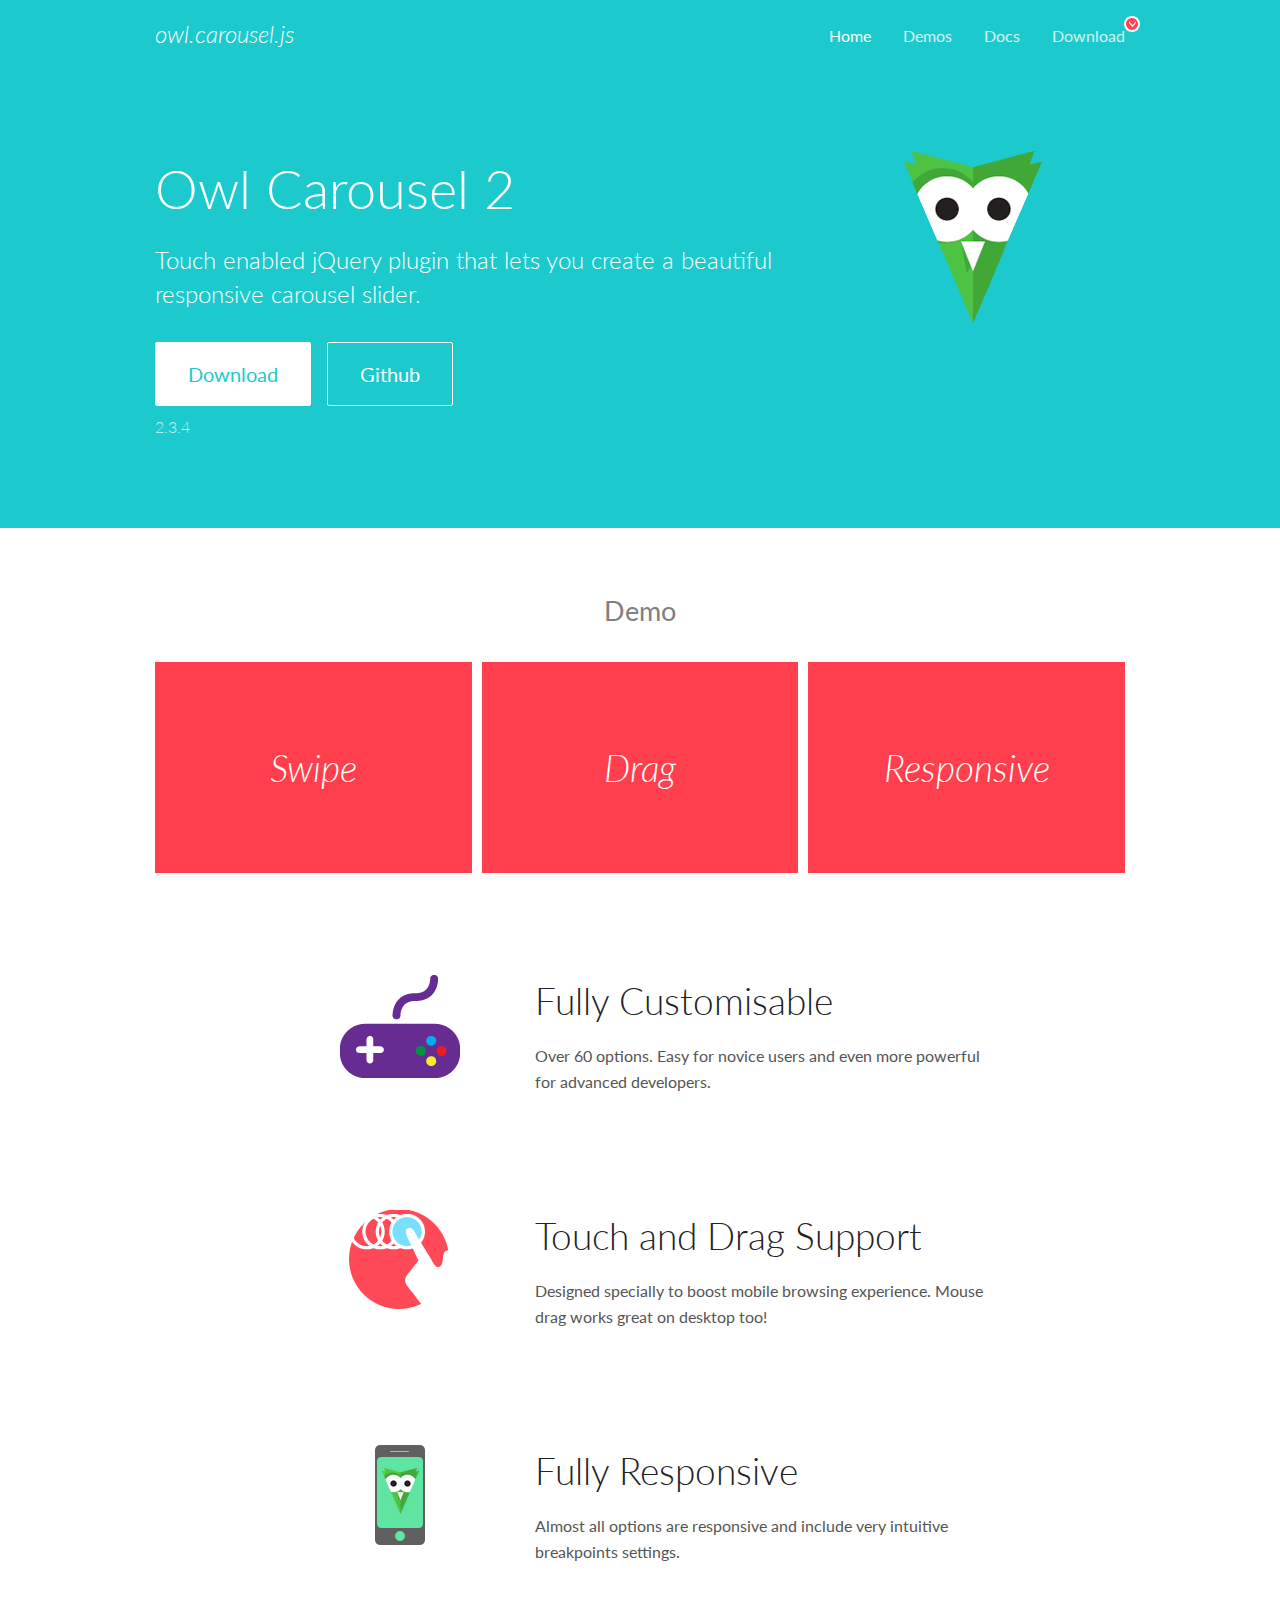
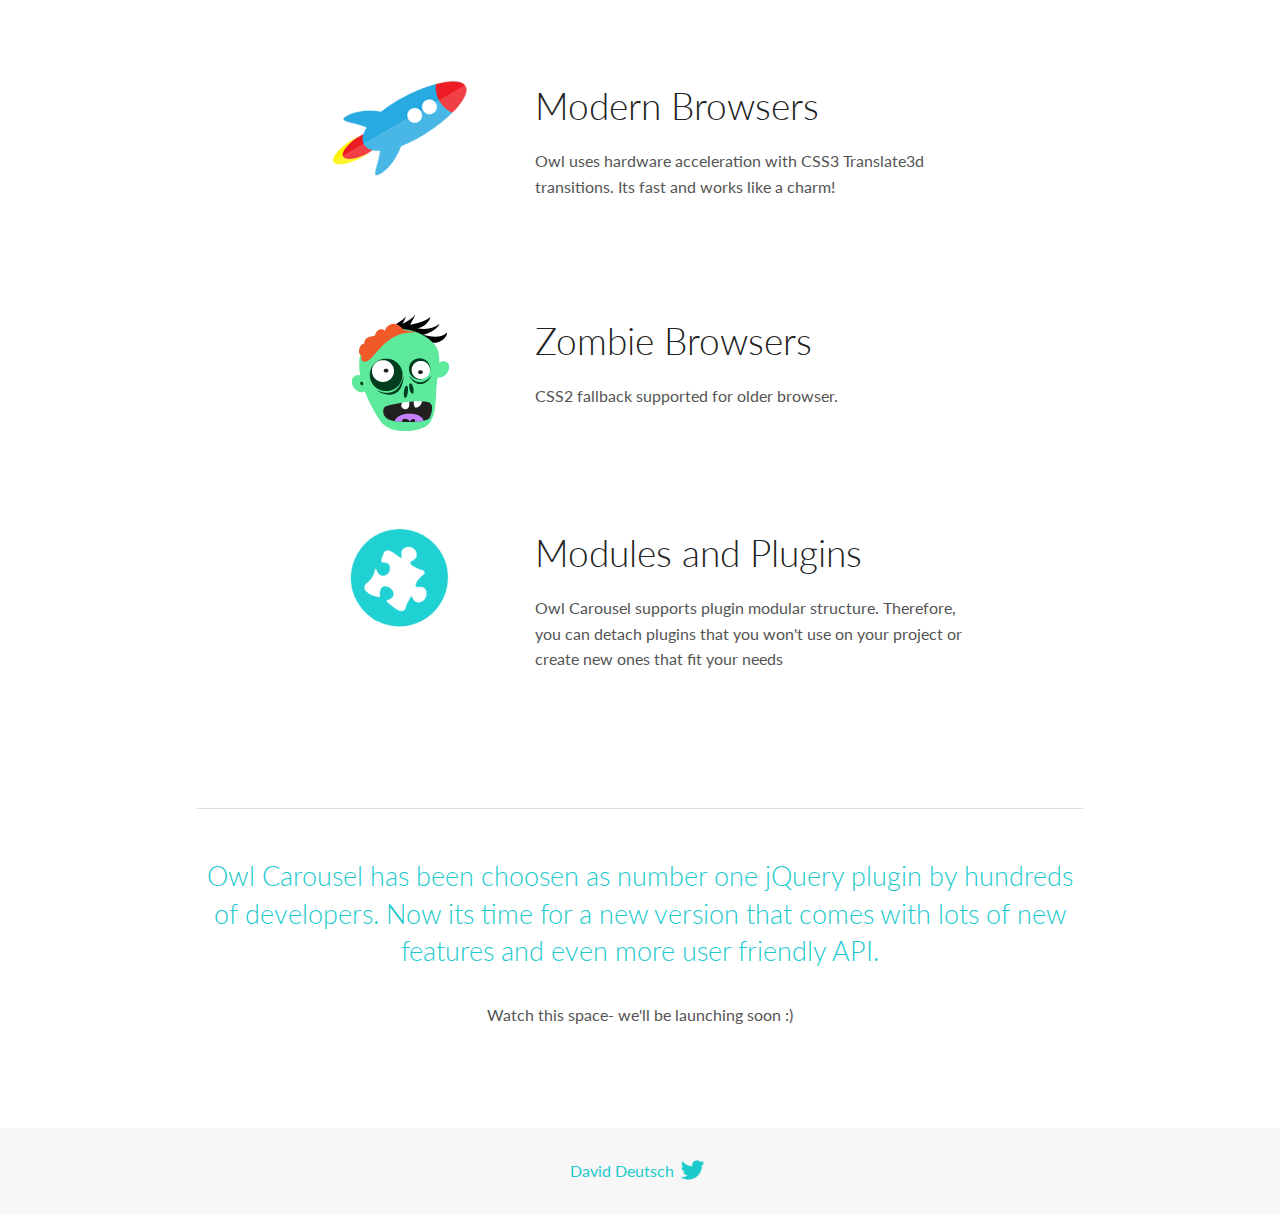
<file: OwlCarousel2-2.3.4/docs/index.html>
<!DOCTYPE html>
<html lang="en">
  <head>

    <!-- head -->
    <meta charset="utf-8">
    <meta name="msapplication-tap-highlight" content="no" />
    <meta name="viewport" content="width=device-width, initial-scale=1.0" />
    <meta name="description" content="Touch enabled jQuery plugin that lets you create beautiful responsive carousel slider.">
    <meta name="author" content="David Deutsch">
    <title>
      Home | Owl Carousel | 2.3.4
    </title>

    <!-- Stylesheets -->
    <link href='https://fonts.googleapis.com/css?family=Lato:300,400,700,400italic,300italic' rel='stylesheet' type='text/css'>
    <link rel="stylesheet" href="assets/css/docs.theme.min.css">

    <!-- Owl Stylesheets -->
    <link rel="stylesheet" href="assets/owlcarousel/assets/owl.carousel.min.css">
    <link rel="stylesheet" href="assets/owlcarousel/assets/owl.theme.default.min.css">

    <!-- HTML5 shim and Respond.js IE8 support of HTML5 elements and media queries -->

    <!--[if lt IE 9]>
      <script src="https://oss.maxcdn.com/libs/html5shiv/3.7.0/html5shiv.js"></script>
      <script src="https://oss.maxcdn.com/libs/respond.js/1.3.0/respond.min.js"></script>
    <![endif]-->

    <!-- Favicons -->
    <link rel="apple-touch-icon-precomposed" sizes="144x144" href="assets/ico/apple-touch-icon-144-precomposed.png">
    <link rel="shortcut icon" href="assets/ico/favicon.png">
    <link rel="shortcut icon" href="favicon.ico">

    <!-- Yeah i know js should not be in header. Its required for demos.-->

    <!-- javascript -->
    <script src="assets/vendors/jquery.min.js"></script>
    <script src="assets/owlcarousel/owl.carousel.js"></script>
  </head>
  <body>

    <!-- header -->
    <header class="header">
      <div class="row">
        <div class="large-12 columns">
          <div class="brand left">
            <h3>
              <a href="/OwlCarousel2/">owl.carousel.js</a> 
            </h3>
          </div>
          <a id="toggle-nav" class="right">
            <span></span> <span></span> <span></span> 
          </a> 
          <div class="nav-bar">
            <ul class="clearfix">
              <li class="active">
                <a href="/OwlCarousel2/index.html">Home</a> 
              </li>
              <li> <a href="/OwlCarousel2/demos/demos.html">Demos</a>  </li>
              <li> <a href="/OwlCarousel2/docs/started-welcome.html">Docs</a>  </li>
              <li>
                <a href="https://github.com/OwlCarousel2/OwlCarousel2/archive/2.3.4.zip">Download</a> 
                <span class="download"></span> 
              </li>
            </ul>
          </div>
        </div>
      </div>
    </header>

    <!-- home panel -->
    <section id="hero">
      <div class="row">
        <div class="large-8 medium-8 columns">
          <h1>Owl Carousel 2</h1>
          <h4>Touch enabled jQuery plugin that lets you create a beautiful responsive carousel slider.</h4>
          <a href="https://github.com/OwlCarousel2/OwlCarousel2/archive/2.3.4.zip" class="hero-button">Download</a> 
          <a href="https://github.com/OwlCarousel2/OwlCarousel2" class="hero-button outline">Github</a> 
          <p>2.3.4</p>
        </div>
        <div class="large-4 medium-4 columns">
          <img class="owl-logo" src="assets/img/owl-logo.png" alt="mr. Owl">
        </div>
      </div>
    </section>

    <!-- body -->
    <div class="home-demo">
      <div class="row">
        <div class="large-12 columns">
          <h3>Demo</h3>
          <div class="owl-carousel">
            <div class="item">
              <h2>Swipe</h2>
            </div>
            <div class="item">
              <h2>Drag</h2>
            </div>
            <div class="item">
              <h2>Responsive</h2>
            </div>
            <div class="item">
              <h2>CSS3</h2>
            </div>
            <div class="item">
              <h2>Fast</h2>
            </div>
            <div class="item">
              <h2>Easy</h2>
            </div>
            <div class="item">
              <h2>Free</h2>
            </div>
            <div class="item">
              <h2>Upgradable</h2>
            </div>
            <div class="item">
              <h2>Tons of options</h2>
            </div>
            <div class="item">
              <h2>Infinity</h2>
            </div>
            <div class="item">
              <h2>Auto Width</h2>
            </div>
          </div>
        </div>
      </div>
    </div>
    <script>
      var owl = $('.owl-carousel');
      owl.owlCarousel({
        margin: 10,
        loop: true,
        responsive: {
          0: {
            items: 1
          },
          600: {
            items: 2
          },
          1000: {
            items: 3
          }
        }
      })
    </script>

    <!-- features -->
    <div id="features">
      <div class="row">
        <div class="small-12 medium-9 small-centered columns">
          <section class="row feature">
            <div class="medium-4 small-12 columns">
              <img src="assets/img/feature-options.png" alt="">
            </div>
            <div class="medium-8 small-12 columns">
              <h2>Fully Customisable</h2>
              <p>Over 60 options. Easy for novice users and even more powerful for advanced developers.</p>
            </div>
          </section>
          <section class="row feature">
            <div class="medium-4 small-12 columns">
              <img src="assets/img/feature-drag.png" alt="">
            </div>
            <div class="medium-8 small-12 columns">
              <h2>Touch and Drag Support</h2>
              <p>Designed specially to boost mobile browsing experience. Mouse drag works great on desktop too!</p>
            </div>
          </section>
          <section class="row feature">
            <div class="medium-4 small-12 columns">
              <img src="assets/img/feature-responsive.png" alt="">
            </div>
            <div class="medium-8 small-12 columns">
              <h2>Fully Responsive</h2>
              <p>Almost all options are responsive and include very intuitive breakpoints settings.</p>
            </div>
          </section>
          <section class="row feature">
            <div class="medium-4 small-12 columns">
              <img src="assets/img/feature-modern.png" alt="">
            </div>
            <div class="medium-8 small-12 columns">
              <h2>Modern Browsers</h2>
              <p>Owl uses hardware acceleration with CSS3 Translate3d transitions. Its fast and works like a charm! </p>
            </div>
          </section>
          <section class="row feature">
            <div class="medium-4 small-12 columns">
              <img src="assets/img/feature-zombie.png" alt="">
            </div>
            <div class="medium-8 small-12 columns">
              <h2>Zombie Browsers</h2>
              <p>CSS2 fallback supported for older browser.</p>
            </div>
          </section>
          <section class="row feature">
            <div class="medium-4 small-12 columns">
              <img src="assets/img/feature-module.png" alt="">
            </div>
            <div class="medium-8 small-12 columns">
              <h2>Modules and Plugins</h2>
              <p>Owl Carousel supports plugin modular structure. Therefore, you can detach plugins that you won&#x27;t use on your project or create new ones that fit your needs</p>
            </div>
          </section>
        </div>
      </div>
    </div>

    <!-- footer -->
    <section id="teaser-text">
      <div class="row">
        <div class="small-12 medium-11 small-centered columns">
          <hr>
          <h3 id="owl-carousel-has-been-choosen-as-number-one-jquery-plugin-by-hundreds-of-developers-now-its-time-for-a-new-version-that-comes-with-lots-of-new-features-and-even-more-user-friendly-api-">Owl Carousel has been choosen as number one jQuery plugin by hundreds of developers. Now its time for a new version that comes with lots of new features and even more user friendly API.</h3>
          <p>Watch this space- we&#39;ll be launching soon :)</p>
        </div>
      </div>
    </section>

    <!-- footer -->
    <footer class="footer">
      <div class="row">
        <div class="large-12 columns">
          <h5>
            <a href="/OwlCarousel2/docs/support-contact.html">David Deutsch</a> 
            <a id="custom-tweet-button" href="https://twitter.com/share?url=https://github.com/OwlCarousel2/OwlCarousel2&text=Owl Carousel - This is so awesome! " target="_blank"></a> 
          </h5>
        </div>
      </div>
    </footer>

    <!-- vendors -->
    <script src="assets/vendors/highlight.js"></script>
    <script src="assets/js/app.js"></script>
  </body>
</html>
</file>
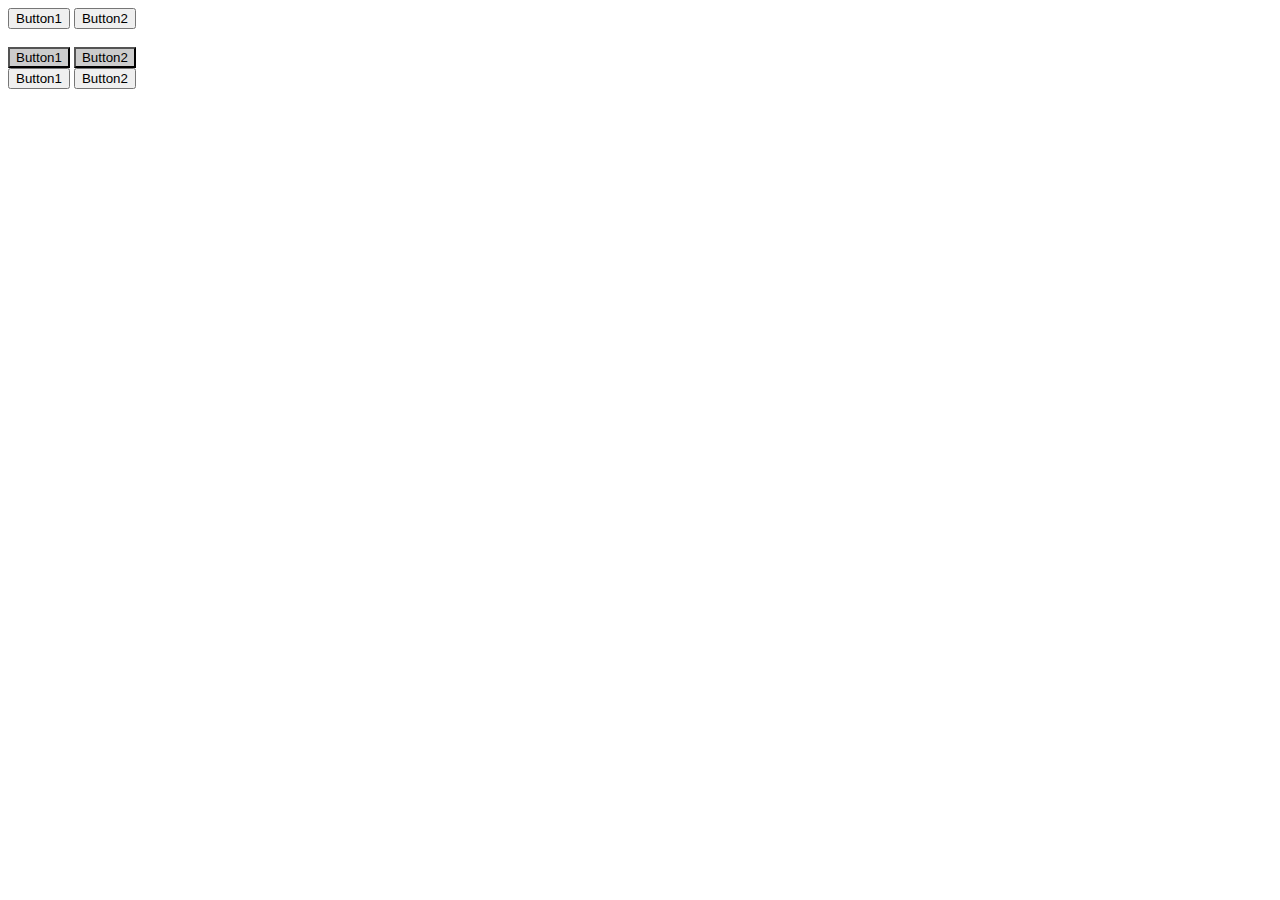
<file: example.html>
<!DOCTYPE html>
<html>
<head>
	<title>example</title>
	<style>
	button:active{
    background:olive;
	}

	button:focus{
    background:olive;
	}



	.btm{
    background: #ccc;
} .btm:focus{
    background: red;
}


.active{
         background:red;
    }
 button.btn:active{
     background:red;
 }
	</style>
</head>
<body>
	<!-- pervoe -->
	<div class="col-sm-12" id="">
    <button type="submit" class="btn btn-warning" id="1">Button1</button>
    <button type="submit" class="btn btn-warning" id="2">Button2</button>
    <br><br></div>

    <div class="col-sm-12" id="my_styles">
     <button type="submit" class="btm btn-warning" id="1">Button1</button>
     <button type="submit" class="btm btn-warning" id="2">Button2</button>
</div>

<div class="col-sm-12" id="my_styles">
   <button type="submit" class="btn btn-warning" id="1">Button1</button>
   <button type="submit" class="btn btn-warning" id="2">Button2</button>
</div>

<script type="text/javascript">
	jQuery("#my_styles .btn").click(function(){
    jQuery("#my_styles .btn").removeClass('active');
    jQuery(this).toggleClass('active'); 
});
</script>
</body>
</html>
</file>
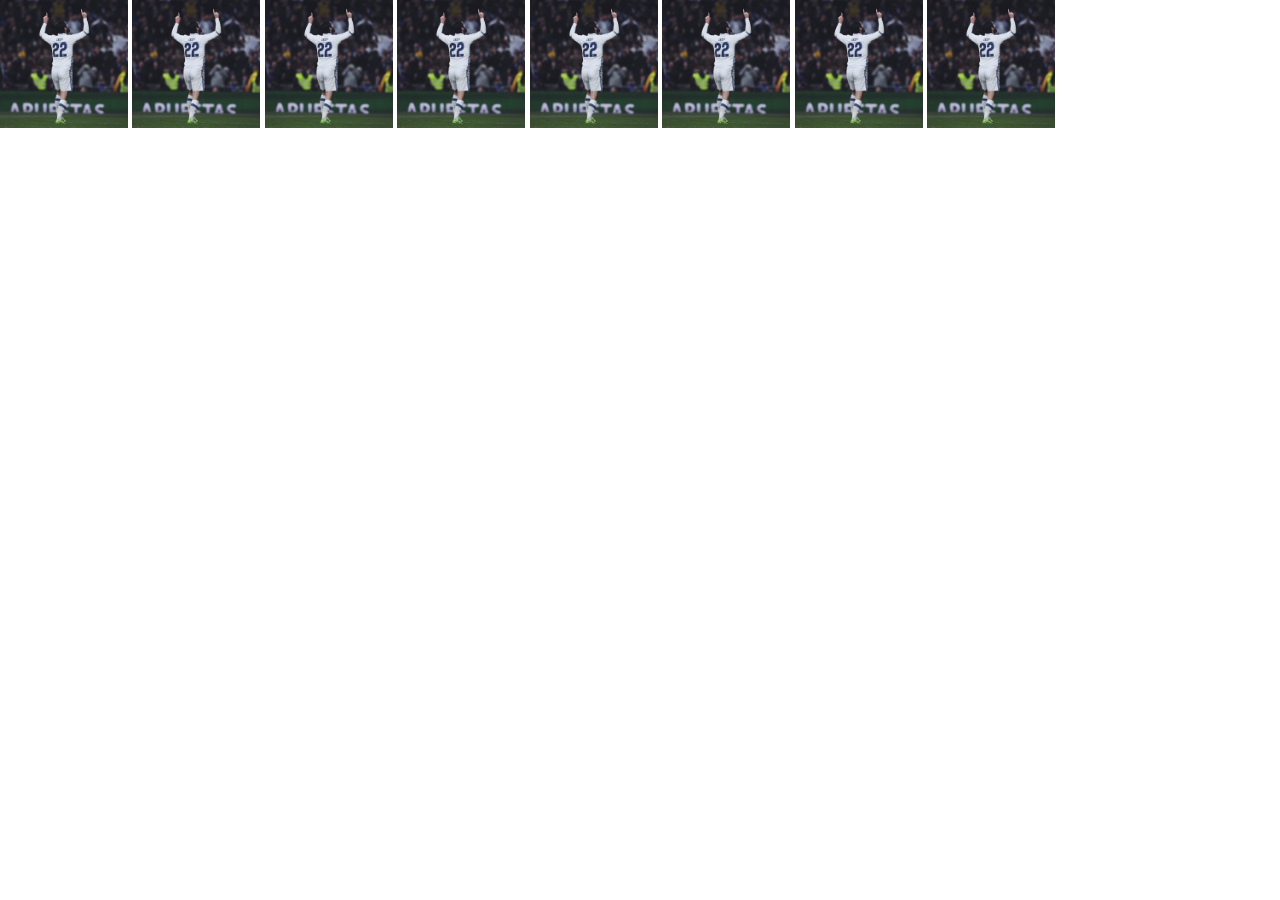
<file: hama faylla/adabtiv.html>
<!DOCTYPE html>
<html>
<head>
	<title>Adabtivnie</title>
	<meta name="viewport" content="width=device-width, initial-scale=1.0">
	<link rel="stylesheet" type="text/css" href="css/bootstrap.css">
	<link rel="stylesheet" type="text/css" href="css/bootstrap.min.css">
	<link rel="stylesheet" type="text/css" href="css/bootstrap-grid.css">
	<link rel="stylesheet" type="text/css" href="css/bootstrap-grid.min.css">
	<link rel="stylesheet" type="text/css" href="css/bootstrap-reboot.css">
	<link rel="stylesheet" type="text/css" href="css/bootstrap-reboot.min.css">	
	<link rel="stylesheet" type="text/css" href="adabtiv.css" />	

</head>
<body>
		<div class="tth">
				<img class="hhh" src="431834565_21828.jpg">
				<img class="hhh" src="431834565_21828.jpg">
				<img class="hhh"  src="431834565_21828.jpg">
				<img class="hhh" src="431834565_21828.jpg">
				<img class="hhh" src="431834565_21828.jpg">
				<img class="hhh" src="431834565_21828.jpg">
				<img class="hhh" src="431834565_21828.jpg">
				<img class="hhh" src="431834565_21828.jpg">			
		</div>
<script src="js/bootstrap.js"></script>
<script src="js/bootstrap.bundle.min.js"></script>
<script src="js/bootstrap.bundle.js"></script>
<script src="js/bootstrap.min.js"></script>
</body>
</html>
</file>
<file: hama faylla/adabtiv.css>
.hhh{
	width: 12%;
	margin: 0 auto;
}
.tth{
	display: inline-block;
}

@media(max-width:414px){
	.hhh{
		width: 45%;
	}
}
@media(min-width:414px){
	.hhh{
		width: 20%;
	}
}
@media(min-width:768px){
	.hhh{
		width: 19%;
	}
}
@media(min-width:1024px){
	.hhh{
		width: 10%;
	}
}
</file>
